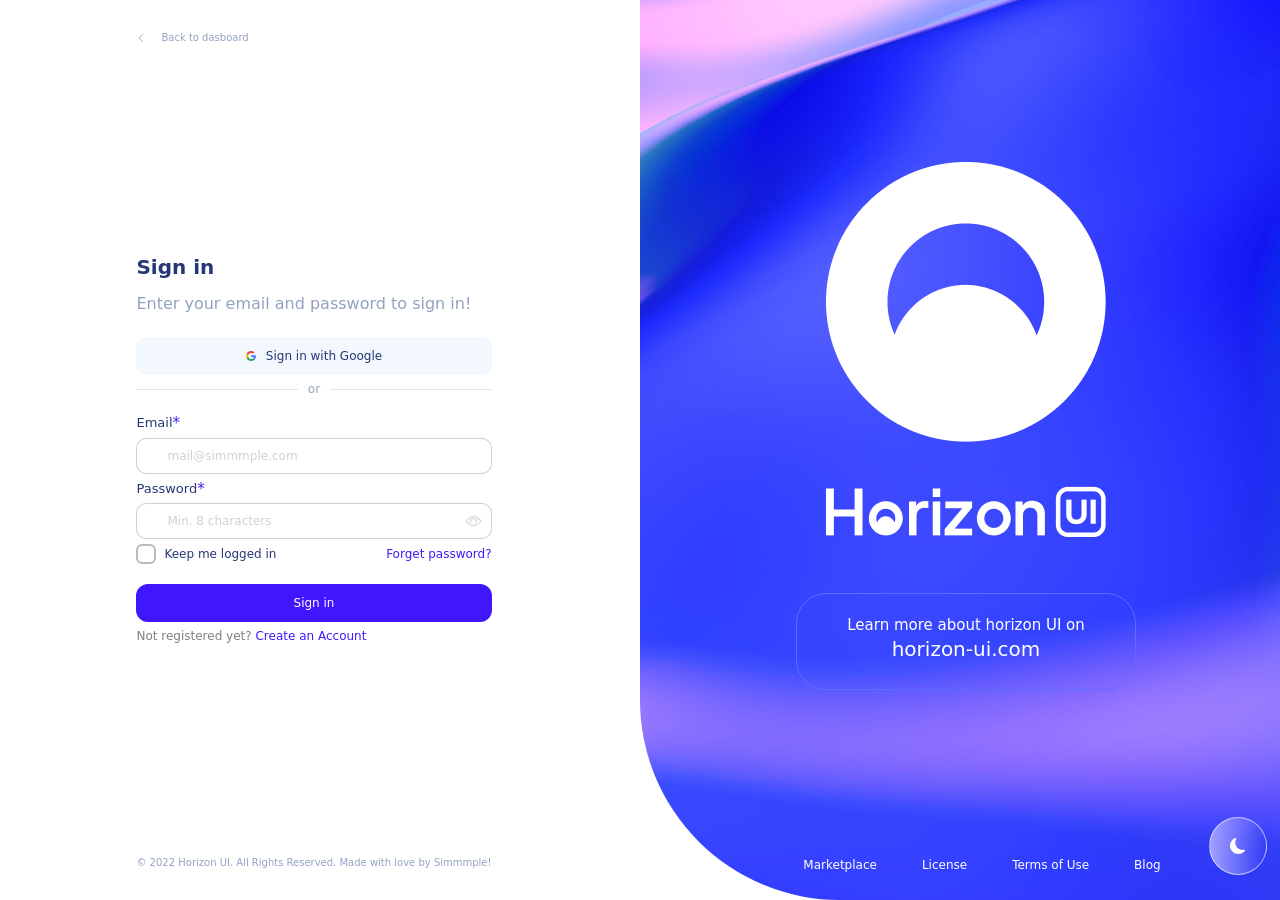
<file: singin.html>
<html>
    <head>
<meta name="viewport" content="width=device-width, initial-scale=1.0">

  <link rel="stylesheet" href="https://cdn.jsdelivr.net/npm/bootstrap-icons@1.11.3/font/bootstrap-icons.min.css" />
 <link href="https://cdn.jsdelivr.net/npm/bootstrap@5.3.3/dist/css/bootstrap.min.css" rel="stylesheet">
  <link rel="stylesheet" href="./index.css">

    </head>



    <body class="signin">
        


<div class="row h-100">
    <div class="col-lg-6 col-12 center" >
        <div class="signincontainer">
            <div class="textgray d-flex align-items-center back"><a href="./index.html"><i class="bi bi-chevron-left"></i> <p class="m-0">Back to dasboard</p></a></div>
            <div class="inputs ">
                <h3>Sign in</h3>
                <p class="textgray" style="font-weight: 500;">Enter your email and password to sign in!</p>
                <button class="google"><img src="./Assets/Google__G__Logo 1.png" alt="">Sign in with Google</button>
                <div class="or textgray">or</div>
                <label for="">Email<sup>*</sup></label>
                <input type="text" placeholder="mail@simmmple.com">
                   <label for="">Password<sup>*</sup></label>
                   <div class="w-100 password">
                <input type="password" placeholder="Min. 8 characters" class="w-100" id="password-input">
                <i class="bi bi-eye" id="togglepassword"></i>
                </div>
                <div class="d-flex align-items-center justify-content-between forgot">
                    <div class="d-flex align-items-center gap-2"><input type="checkbox"> <p class="m-0">Keep me logged in</p></div>
                    <span>Forget password?</span>
                </div>
                <button class="signinbutton center">Sign in</button>
            <div class="create ">Not registered yet? <span>Create an Account</span></div>
            </div>
            <div class="footer textgray center">© 2022 Horizon UI. All Rights Reserved. Made with love by Simmmple!</div>
        </div>
    </div>
    <div class="col-lg-6 d-none d-lg-flex flex-column align-items-center justify-content-center gap-5 position-relative signingrightside" style="background-image: url(./Assets/Background\ 5.4.png); ">
        <div class="center">
        <img src="./Assets/Horizon Logo.png" alt="">
        </div>
        <div class="mt-2 mb-5 text-white d-flex flex-column align-items-center horizon" >
            <p class="m-0">Learn more about horizon UI on</p>
          <h3>  horizon-ui.com</h3>
        </div>
        <div class="foot">
            <ul>
            <li>Marketplace</li>
            <li>License</li>
            <li>Terms of Use</li>
            <li>Blog</li>
        </ul>
    </div>
    <div class="dark "><i class="bi  bi-moon-fill darkbutton"></i></div>
    </div>
</div>



    </body>


<script src="./signin.js"></script>

    <script src="https://cdn.jsdelivr.net/npm/bootstrap@5.3.3/dist/js/bootstrap.bundle.min.js"></script>

<script>
  const savedTheme = localStorage.getItem('theme') || 'light';
  document.documentElement.dataset.theme = savedTheme;
</script>
<!-- myscript -->
 <script src="./index.js"></script>

</html>
</file>
<file: index.css>
:root {
    --bg: #f3f7fe;
    --text: #253774;
    --bgcomponent: white;
        --bgnotification: white;

    --bid: #4017fd;
    --gray: #93a1c1;
    --maintext: #253774;
    --sidebarbg: #ffffff;
    --sidebarliopacity: 0.5;
    --liactiveicon: #4318ff;
    --liactiveborder: 3px solid #4017fd;
    --indicatorcolor: #4017fd;
    --horizontalborder: 3px solid white;
    --bidbuttonbg: #0b0479;
        --viewbuttonbg: #4218ff11;

    --buttonbg: #f2f6fd;
    --rating: #edf4fb;
    --staticon: #f3f7fe;
    --thismonthcolor: #a3aed0;
    --ptext: #2b3674;
    --darkpurple: #0b0479;
    --transparent: transparent;
    --secondarybg: #f9fcfe;
    --bs-table-bg: white;
    --bs-body-bg: white;
    --thead-border-bottom: 1px solid #e0e0e0;
    --checkbox-border: solid white;
    --secondary-hover: #f1f9fe;
    --switchbg: #dee5f2;
    --create: white;
    --inputs-border: 1px solid #0000002f;
    --inputs-title: #0000002f;
    --calendarinbetweenbg: #d7e3ff;
    --activecalendarday: #4318ff;
    --blackwhitetext: black;
    --selectbg: #f4f7fe;
    --selectarrow: solid #66666671;
    --selectarrowactive: solid #4318ff;
    --selectmenuborder: 1px solid #dcdee2;
    --selectoption: #666666;
    --disabledoption: white;
    --notificationinactivetab : rgba(0, 0, 0, 0.275);
    --notificationbarborderbtm: 1px solid rgba(0, 0, 0, 0.122);
    --notificationbody: #545454;
}

[data-theme="dark"] {
    --bg: #061437;
    --text: #eee;
    --bgcomponent: #0a1c44;
            --bgnotification: #162c5c;

    --bs-body-bg: #0a1c44;
    --bs-table-bg: #0a1c44;
    --bid: white;
    --gray: #9faed0;
    --maintext: white;
    --sidebarbg: #0a1c44;
    --sidebarliopacity: 1;
    --liactiveicon: white;
    --liactiveborder: 3px solid #7850fd;
    --horizontalborder: 3px solid #0a1c44;
    --indicatorcolor: #7850fd;
    --bidbuttonbg: #7850fd;
            --viewbuttonbg: #7850fd;

    --buttonbg: #7850fd;
    --rating: #223256;
    --staticon: #16254b;
    --thismonthcolor: white;
    --ptext: white;
    --darkpurple: white;
    --transparent: #16254b;
    --secondarybg: #16254b;
    --thead-border-bottom: 1px solid #253357;
    --checkbox-border: solid #061437;
    --secondary-hover: #111e40;
    --switchbg: #16254b;
    --create: #dee5f2;
    --inputs-border: 1px solid #1f2b4b;
    --inputs-title: #9faed0;
    --calendarinbetweenbg: #1b254b;
    --activecalendarday: #7551ff;
    --blackwhitetext: white;
    --selectbg: #1b254b;
    --selectarrow: solid white;
    --selectarrowactive: solid white;
    --selectmenuborder: 1px solid #223256;
    --selectoption: white;
    --disabledoption: #172038;
    --notificationinactivetab : rgba(165, 165, 165, 0.686);
    --notificationbarborderbtm: 1px solid rgba(255, 255, 255, 0.345);
    --notificationbody: #ffffff;
}
.notificationname{
    color: var(--maintext) !important;
}
ul {
    list-style: none;
}

.ss-content .ss-list .ss-option.ss-disabled {
    background-color: var(--disabledoption);
    color: gray;
}

/* Remove Edge/Chrome built-in reveal icon */
input[type="password"]::-ms-reveal,
input[type="password"]::-ms-clear {
    display: none;
}

/* For WebKit browsers (Chrome, Safari, Edge Chromium) */
input[type="password"]::-webkit-password-toggle-button,
input[type="password"]::-webkit-inner-spin-button,
input[type="password"]::-webkit-clear-button {
    display: none;
    -webkit-appearance: none;
}



.password {
    position: relative;
}

.password i {
    position: absolute;
    right: 10px;
    top: 50%;
    transform: translateY(-50%);
    color: var(--inputs-title);
}

div.dt-container.dt-empty-footer tbody>tr:last-child>* {
    border-bottom: none;
}

a,
a:focus,
a:visited {
    color: inherit;
    text-decoration: none;
}

#Dashboard {
    max-height: 150px;
    max-width: 75%;
    height: 250px !important;
    overflow: visible !important;
}

#weeklyRevenue {
    max-height: 150px;
}
.tables td p{
display: flex;
align-items: end;
height: 100%;
white-space: nowrap;
}
#myPieChart {
    max-height: 180px;
}

.calendar.center {
    padding: 20px !important;
}

.calendar select {
    font-weight: bold;
    border: 0;
    -webkit-appearance: none;
    /* Safari/Chrome */
    -moz-appearance: none;
    /* Firefox */
    appearance: none;
    color: #2b3674;
    border: none;

}

.ss-main .ss-single-selected .ss-arrow span {
    border: var(--selectarrow);
    border-width: 0 2px 2px 0;
}

.ss-main .ss-single-selected {
    border-radius: 50px;
    border: none;
    padding: 20px 20px;
    display: flex;
    align-items: center;
    gap: 5px;
    background-color: var(--bgcomponent);
}

.ss-main .ss-single-selected.ss-open-below {
    background-color: var(--selectbg);
    border-radius: 50px;
    color: #4318ff !important;
}

.ss-main .ss-single-selected.ss-open-below .placeholder {
    color: var(--liactiveicon);
}

.ss-main .ss-single-selected.ss-open-below .ss-arrow span {
    border: var(--selectarrowactive);
    border-width: 0 2px 2px 0;
}

.ss-content {
    border-radius: 8px;
    overflow: hidden;
    border: var(--selectmenuborder);
}

.datepicker td,
.datepicker th {
    border-radius: 100%;
}

.ss-list {
    overflow: auto;
    /* or scroll */
    scrollbar-width: none;
    /* Firefox */
    -ms-overflow-style: none;
    /* IE 10+ */
    padding: 8px 0;
}

.calendar .selectwrapper {
    border: 0;
    padding: 10px;
    border-radius: 50px;
}

.calendar select:focus {
    background-color: inherit;
    outline: none;
    border: none;
}

.calendar option,
.calendar select:focus option {
    border: none;
    outline: none;
    width: 100%;
    padding: 10px;
}

#calendar {
    width: 100%;
    height: 100%;
    display: flex;
    align-items: center;
    justify-content: center;
}

.yearform-select-lg {
    padding: 0 10px;
    font-size: 12px;
}

.monthform-select-lg {
    padding: 0 35px 0 10px;
    font-size: 12px;
}

.datepicker table tr td.new,
.datepicker table tr td.old {
    color: #a3aed0;
}

#calendar thead> :nth-child(-n+2) {
    display: none;
}

#calendar table {
    color: #2b3674;

}

td.active {
    position: relative;
    z-index: 2;
    /* above ::before */
    background-image: none !important;
    border-radius: 100% !important;
    background-color: var(--activecalendarday) !important;
}


td.active.start {
    border-radius: 100% 0px 0 100% !important;
    background-color: var(--calendarinbetweenbg) !important;
}

td.active.end,
td.active.end:hover {
    border-radius: 0 100% 100% 0 !important;
    background-color: var(--calendarinbetweenbg) !important;
}

.datepicker tbody td:hover {
    background-color: var(--calendarinbetweenbg) !important;
}

.day p {
    margin: 0;
}

.datepicker thead th {
    color: var(--ptext);
}

.datepicker table tr td.today {
    background-image: none !important;
    background-color: var(--calendarinbetweenbg) !important;
    color: var(--blackwhitetext) !important;

}

.datepicker table tr td.today:hover {
    background-color: var(--calendarinbetweenbg) !important;
    color: var(--blackwhitetext) !important;
}

.inbetween {
    color: var(--liactiveicon);
    background-color: var(--calendarinbetweenbg);
    border-radius: 0 !important;
}

.datepicker table tr td.today.inbetween:hover {
    background-color: var(--calendarinbetweenbg) !important;
}

.datepicker table tr td.today.inbetween {
    color: var(--liactiveicon) !important;
}

.datepicker table tr td.active:hover {
    background-color: var(--activecalendarday) !important;
}

.datepicker table tr td.active.start:hover,
.datepicker table tr td.active.end:hover {
    background-color: var(--calendarinbetweenbg) !important;
}

td.active p {
    width: 100%;
    height: 100%;
    display: flex;
    align-items: center;
    justify-content: center;
    z-index: -1;
    border-radius: 100%;
    height: 100%;
    width: auto;
    background-color: var(--activecalendarday);
}

#calendar .datepicker {
    width: 100%;
    max-width: 300px;
    aspect-ratio: 1/1;
}

.datepicker-days,
.table-condensed {
    height: 100%;
}

.piechart .label {
    width: 10px;
    height: 10px;
    border-radius: 50%;
}

.datepicker th {
    aspect-ratio: 1/1;
    width: 30px;
}

.center {
    display: flex;
    align-items: center;
    justify-content: center;
}

table {
    background-color: var(--bgcomponent);
}

.table {
    --bs---bs-table-bg: #0a1c44;
}

.calendar form {
    margin: 0;
}

.graphcontainer,
.Revenue,
.piechart,
.checktable,
.taskscontainer,
.teamembers,
.fingerprint,
.starbucks,
.lession,
.calendar,
.dailytraffic {
    background-color: var(--bgcomponent);
    padding: 20px;
    display: flex;
    flex-direction: column;
    border-radius: 15px;
    height: 100%;
}
.ExpandedChat .head button{
    height: 100%;
    border: none;
    background-color: inherit;
    padding: 10px;
}
.profilecomponent {
    background-color: var(--bgcomponent);
    border-radius: 15px;
    padding: 20px;
    display: flex;
    flex-direction: column;
    align-items: center;
    height: 100%;
}

.secondrow .profilecomponent {

    height: 100%;
    gap: 20px;
}
#closeexpandedchat{
    padding: 0;
}
.profilecomponent h4 {
    font-weight: bold;
    font-size: 18px;
    margin: 0;
}

.profilecomponent p {
    font-weight: 500;
    color: #9faed0;
    font-size: 12px;
    white-space: wrap;
    margin: 0;
}

.profilecomponent .info p,
.profilecomponent .info h6 {
    margin: 0;
}

.profilecomponent .info {
    box-shadow: 0 4px 20px rgba(0, 0, 0, 0.074);
    padding: 25px;
    border-radius: 15px;
    margin-bottom: 15px;
    background-color: var(--transparent);
}

.notificationoption {
    width: 100%;
    display: flex;
    align-items: center;
    gap: 10px;
    font-size: 14px;
    font-weight: 500;
}

.switch {
    width: 33px;
    height: 18px;
    background-color: var(--switchbg);
    border-radius: 50px;
    display: flex;
    padding: 2px;
    align-items: center;
    justify-content: end;
    position: relative;
    cursor: pointer;
    transition: 0.2s ease all;
}

.switch.active {
    background-color: var(--indicatorcolor);
}

.switch.active .swtichindicator {
    left: 45%;
}

.swtichindicator {
    position: absolute;
    height: 80%;
    left: 3px;
    top: 9.5%;
    aspect-ratio: 1/1;
    border-radius: 50px;
    background-color: white;
    transition: 0.2s ease all;
}

.profilecomponent .head i {
    padding: 10px;
    background-color: var(--staticon);
    color: var(--bid);
    border-radius: 10px;
}

.profilecomponent .body i {
    display: flex;
    align-items: center;
    justify-content: center;
    padding: 20px;
    background-color: var(--staticon);
    color: var(--bid);
    border-radius: 50%;
    font-size: 40px;
}

.uploadimageinputcontainer {
    position: relative;
    display: flex;
    height: 100%;
    align-items: center;
    justify-content: center;
    flex-direction: column;
    color: var(--bid);
    font-weight: bold;
    background-color: var(--secondarybg);
    border: dashed 1px #e1e8f4;
    padding: 50px;
    border-radius: 15px;
    cursor: pointer;
    transition: 0.3s ease all;
}

.uploadimageinputcontainer:hover {
    background-color: var(--secondary-hover);
}

.uploadimageinputcontainer i {
    font-size: 50px;
}

.uploadimageinputcontainer input,
.uploadimageinputcontainer label {
    position: absolute;
    width: 100%;
    height: 100%;
    display: flex;
    align-items: center;
    justify-content: center;
    cursor: pointer;
}

.tables table tbody tr:last-child td {
    padding-bottom: 20px !important;
}

.uploadimageinputcontainer h3 {
    font-size: 20px;
}

.table {
    background-color: var(--bgcomponent);
}

.lession {
    padding: 0;
}

.lession .header {
    padding: 20px;
}

.lession .header i {
    color: #ff5142;
    background-color: #ff524229;
    padding: 10px;
    border-radius: 15px;
    font-size: 22px;
}

.lession p,
.lession h5 {
    margin: 0;
}

.lession p {
    font-size: 12px;
    font-weight: 500;
}

.lession h5 {
    font-size: 18px;
    font-weight: bold;
}

.lession .body {
    background-color: var(--secondarybg);
    padding: 20px;
}

.starbucks {
    position: relative;
}

.starbucks .iconcontainer {
    padding: 15px;
    position: absolute;
    top: 30px;
    right: 30px;
    font-size: 20px;
    background: rgba(255, 255, 255, 0.182);
    /* semi-transparent white */
    backdrop-filter: blur(5px) saturate(100%);
    -webkit-backdrop-filter: blur(5px) saturate(1000%);
    border-radius: 15px;
    color: white;
}

.starbucks .logocontainer {
    margin-top: -35px;
}

.starbucks .logocontainer h5 {
    font-size: 25px;
    font-weight: bold;
}

.starbucks .logocontainer p {
    font-size: 15px;
    font-weight: 500;
}

.fingerprint {
    padding: 30px;
    display: flex;
    flex-direction: column;
    justify-content: space-between;
    align-items: start;
    text-align: left;
}

.fingerprint p {
    font-size: 12px;
    font-weight: 500;
}

.fingerprint button {
    background-color: #4017fd;
    color: white;
    border: none;
    padding: 15px;
    border-radius: 15px;
    transition: 0.3s ease all;
    width: 100%;
}

.fingerprint button:hover {
    background-color: #6b4cf7;

}

.fingerprint img {
    max-width: 100px;
}

.Revenue {
    display: flex;
    flex-direction: column;
    justify-content: space-between;
}

.Revenue p {
    font-size: 12px;
    margin: 0;
}

.Revenue sub {
    margin-bottom: 17px;
    font-size: 12px;
    font-weight: 500;
}
.section.Chats{
    max-width: calc(100vw - 250px);
}
.Revenue h1 {
    margin: 0;
}

.dailytraffic span {
    font-size: 12px;
    color: #05cd99;
}

.piechart .textgray {
    font-size: 12px;
    font-weight: 500;
}

.piechart i {
    font-size: 10px;
}

.dailytraffic .d-flex .textgray {
    bottom: 1rem;
}

.headericon {
    display: flex;
    align-items: center;
    justify-content: center;
    color: var(--liactiveicon);
    background-color: var(--staticon);
    padding: 0 15px;
    height: 40px;
    width: 40px;
    border-radius: 15px;
    cursor: pointer;
}

.lession .body button {
    background-color: #4017fd;
    color: white;
    font-weight: 500;
    border: none;
    padding: 10px 25px;
    border-radius: 15px;
}

.table {
    border-radius: 15px;
    height: 100%;
    margin: 0;
    display: flex;
    flex-direction: column;
}

.table .header {
    padding: 20px 15px 0 25px;
    display: flex;
    align-items: center;
    justify-content: space-between;
}

span.dt-column-order {
    display: none;
}

table.dataTable thead>tr>th.dt-orderable-asc:hover,
table.dataTable thead>tr>th.dt-orderable-desc:hover,
table.dataTable thead>tr>td.dt-orderable-asc:hover,
table.dataTable thead>tr>td.dt-orderable-desc:hover {
    outline: none;
}
.swiper-slide{
    width: auto !important;
}
.dt-orderable-desc i {
    transition: 0.2s ease all;
    opacity: 0.1;
}

.dt-ordering-asc i {
    opacity: 1;
}

.dt-ordering-desc i {
    opacity: 1;
    transform: rotate(180deg);
}

.dt-column-title {
    display: flex;
    align-items: center;
    justify-content: space-between;
    width: 100%;
}

.tables tbody tr td {
    padding-left: 20px;

}

.table .body {
    display: flex;
    flex-direction: column;
    padding-bottom: 15px;
    gap: 15px;
    justify-content: space-between;
    flex-grow: 1;
}

.tablerow {
    display: flex;
    width: 100%;
    justify-content: space-between;
    padding: 0px 20px;
}

.sortable {
    height: 100%;
    background-color: var(--bgcomponent);
}

.statusicon {
    color: var(--bg) !important;
    border-radius: 50px;
    aspect-ratio: 1/1;
    width: 25px;
    height: 25px;
    display: flex;
    align-items: center;
    justify-content: center;
}

.tablerow div p {
    width: 20%;
    margin: 0;
}

.tablerow .rating {
    width: 60%;
}

.tablerow i {
    color: #dee5f2;
}

#monthselector {
    display: flex;
    align-items: center;
    justify-content: center;
    background-color: var(--staticon);
    color: var(--thismonthcolor) !important;
    padding: 10px 12px 10px 15px;
    height: 40px;
    border-radius: 15px;
    margin: 0;
    font-size: 14px;
    gap: 10px;
    border: 0;
}

.graphcontainer .header p i {
    background-color: var(--staticon);
    color: var(--thismonthcolor);
    padding: 0;
}

#monthcalendar {
    position: absolute;
    background-color: var(--secondarybg);
    z-index: 10;
    border: 1px solid rgba(0, 0, 0, 0.116);
}

#monthcalendar button {
    background-color: inherit;
    color: var(--maintext);
}

#monthcalendar .vanilla-calendar-wrapper button {
    background-color: var(--bgcomponent);
}

#monthcalendar .vanilla-calendar-wrapper button:hover {
    background-color: var(--bg);
}

.titles {
    color: #a3aed0;
    font-weight: 500;
    font-size: 14px;
}

.table-responsive {
    width: 100%;
    height: 100%;
    overflow: inherit;
}

#complextable_wrapper {
    height: 100%;
}

.dashboard tbody {
    margin-top: 20px;
}

.ss-content .ss-list {
    background-color: var(--secondarybg);
}

.ss-content .ss-list .ss-option {
    border-radius: 5px;
    margin: 0 5px;
    color: var(--selectoption);
}

.Dashboard .checktablee tbody tr:first-child td {
    padding-top: 30px;
}

.dashboard tbody,
.dashboard td,
.dashboard tfoot,
.dashboard th,
.dashboard thead,
.dashboard tr {
    margin-bottom: 15px;
}

.dashboard tbody {
    margin-top: 15px;
}

tbody {
    border: none;
}

table {
    width: 100%;
}

.table {
    overflow: hidden;
}

.logcontainer {
    display: flex;
    flex-direction: column;
    padding: 20px;
    background-color: var(--bgcomponent);
    border-radius: 15px;
    gap: 40px;
}
  .notificationview i{
        display: none;
    }
.logcontainer .header {
    display: flex;
    align-items: center;
    width: 100%;
    justify-content: space-between;
}

.table .header h4 {
    font-weight: 700;
    color: var(--text);
}

.checkitem {
    color: var(--ptext);
    display: flex;
    align-items: center;
    gap: 5px;
}

#myList {
    height: 100%;
    gap: 20px;
    justify-content: space-between;
}

.logcontainer .body {
    display: flex;
    flex-direction: column;
    gap: 20px;
}

.logcontainer .component {
    box-shadow: 0 4px 40px rgba(0, 0, 0, 0.085);
    padding: 40px 40px 30px 40px;
    border-radius: 15px;
    display: flex;
    flex-direction: column;
    gap: 20px;
    background-color: var(--transparent);
}

.logcontainer .component .head,
.logcontainer .component .foot {
    display: flex;
    align-items: center;
    justify-content: space-between;
}

.logcontainer .component .head i {
    color: rgba(128, 128, 128, 0.587);
    cursor: pointer;
}

.signingrightside {
    border-radius: 0 0px 0px 300px;
    background-size: cover;
}

.logcontainer p {
    overflow: inherit;
    white-space: wrap;
    font-size: 14px;
    color: #9faed0;
    margin: 0;
}

.logcontainer .body h6 {
    margin: 0;
}

.logcontainer .component .status {
    border: 0;
    padding: 8px 30px;
    border-radius: 15px;
    font-size: 12px;
    font-weight: 500;
}

.profilecomponent .status {
    border: 0;
    padding: 10px 20px;
    border-radius: 15px;
    background-color: var(--indicatorcolor);
    color: white;
}

.profilecomponent .project {
    box-shadow: 0 4px 40px rgba(0, 0, 0, 0.085);
    display: flex;
    align-items: center;
    padding: 15px 30px;
    background-color: white;
    border-radius: 15px;
    background-color: var(--transparent);
}

.profilecomponent .project i {
    color: #8b9bba;
    display: flex;
    align-items: center;
    justify-content: center;
    font-size: 12px;
}

.profilecomponent .project img {
    max-width: 20%;
}

.profilecomponent .project .body {
    padding: 10px;
}

.profilecomponent .project .body p {
    font-size: 10px;
    margin: 0;
}

.profilecomponent .project .body p span {
    color: var(--bid);
    text-decoration: underline;
    cursor: pointer;
}

.profilecomponent .project .body h6 {
    font-size: 12px;
    margin: 0;
}

.checkitem p {
    margin: 0;
}

.tasks p {
    color: var(--darkpurple);
    margin: 0;
}

.tasks div {
    justify-content: center;
}

.checktable .rating {
    width: 80%;
}

.tasks .status {
    display: flex;
    align-items: center;
    gap: 5px;

}

.tasks .status i {
    display: flex;
    align-items: center;
    justify-content: center;
    /* color: white; */
    width: 20px;
    height: 20px;
    border-radius: 50px;
}

.checkitem {
    display: flex;
    align-items: center;
    gap: 10px;
    cursor: pointer;
    font-weight: 600;
}

.checkitem input[type="checkbox"],
.inputs input[type="checkbox"] {
    appearance: none;
    width: 20px;
    height: 20px;
    border: 2px solid #bbb;
    border-radius: 6px;
    transition: all 0.25s ease;
    cursor: pointer;
    position: relative;
    padding: 0 !important;
}

.checkitem input[type="checkbox"]:checked,
.inputs input[type="checkbox"]:checked {
    border-color: #4318ff;
    background-color: #4318ff;
}

.checkitem input[type="checkbox"]:checked::after,
.inputs input[type="checkbox"]:checked::after {
    content: "";
    position: absolute;
    top: 3px;
    left: 6px;
    width: 5px;
    height: 10px;
    border: solid white;
    border-width: 0 2px 2px 0;
    transform: rotate(45deg);
}

.checkitem input[type="checkbox"]:hover,
.inputs input[type="checkbox"]:hover {
    border-color: #666;
}







table input[type="checkbox"] {
    appearance: none;
    width: 20px;
    height: 20px;
    border: 2px solid #bbb;
    border-radius: 3px;
    margin-right: 5px;
    transition: all 0.25s ease;
    cursor: pointer;
    position: relative;
    padding: 0 !important;
}

table input[type="checkbox"]:checked {
    border-color: transparent;
    background-color: var(--indicatorcolor);

}

table input[type="checkbox"]:checked::after {
    content: "";
    position: absolute;
    top: 3px;
    left: 6px;
    width: 5px;
    height: 10px;
    border: var(--checkbox-border);
    border-width: 0 2px 2px 0;
    transform: rotate(45deg);

}

table input[type="checkbox"]:hover,
table input[type="checkbox"]:focus {
    border-color: none;

}







#color-calendar {
    width: 100%;
    height: 100%;
}

.setting {
    position: relative;
}

.setting i,
#notificationtoggle {
    position: relative;
    cursor: pointer;
}

#notificationtoggle,
.notificationtoggle {
    position: relative;
}

.notificationcount {
    position: absolute;
    top: -5px;
    right: -5px;
    padding: 2px;
    background-color: red;
    font-size: 10px;
    aspect-ratio: 1/1;
    width: 12px;
    height: 12px;
    display: flex;
    align-items: center;
    justify-content: center;
    border-radius: 50px;
}
.dropdown-menu.dropdown-menu-end.show{
color: var(--maintext);
background-color: var(--secondarybg);
}
.settingmenu {
    position: absolute;
    right: 15px;
    white-space: nowrap;
    display: flex;
    flex-direction: column;
    justify-content: center;
    top: 100%;
    user-select: none;
    z-index: 2;
    opacity: 0;
    transform: translateY(-15px);
    transition: 0.3s ease all;
    pointer-events: none;

}

.settingmenu.active {
    opacity: 1;
    transform: translateY(0);
    pointer-events: all;
}

.settingmenu ul {
    box-shadow: 0 4px 20px rgba(0, 0, 0, 0.168);
    padding: 0;
    margin: 0;
    padding: 10px;
    z-index: 2;
    border-radius: 15px;
    border: 1px solid rgba(0, 0, 0, 0.192);
    overflow: hidden;
    background-color: var(--staticon);
}

.settingmenu li {
    opacity: 1;
    color: var(--text);
    font-size: 14px;
    font-weight: 500;
    padding: 3px 10;
    border-radius: 5px;
}

.settingmenu li:hover {
    background-color: var(--bg);
}

.checkitem p {
    margin: 0;
    font-size: 15px;
}

.taskscontainer .checkitem input+p {
    color: var(--ptext);
    opacity: var(--sidebarliopacity);
}

.taskscontainer .checkitem input:checked+p { 
    color: var(--ptext);
    opacity: 1;
    font-weight: bold;
}

.graphcontainer .body p {
    color: #a3aed0 !important;
    font-size: 12px;
    margin: 0;
}

.graphcontainer .body span {
    color: #05cd99;
    font-size: 10px;
    margin: 0;
    font-weight: 500;
}


body {
    background-color: var(--bg);
}

.sidebar {
    padding: 0 0 20px 0;
    background-color: var(--sidebarbg);
    height: 100%;
    align-items: center;
    display: flex;
    flex-direction: column;
    position: fixed;
    width: 250px;
    justify-content: space-between;
}

.sidebarcontainer {
    min-width: 250px;
}

.grayline {
    width: 100%;
    height: 1px;
    border-bottom: 1px solid rgba(128, 128, 128, 0.134);
}

.sidebar .imgcontainer {
    max-width: 80%;
    padding: 35px 25px 35px 25px;
    display: flex;
    align-items: center;
    justify-content: center;
}

.sidebar .imgcontainer img {
    width: 100%;
    height: auto;
}

.sidebar ul {
    list-style: none;
    padding: 30px 0 30px 30px;
    font-weight: 500;
    display: flex;
    flex-direction: column;
    font-size: 13px;
    width: 100%;
}

.sidebar ul li {
    padding: 10px 0;
}

.lession .body {
    gap: 10px;
    border-radius: 0px 0 15px 15px;
}

.notificationbarcontainer {
    box-shadow: 0 4px 20px rgba(0, 0, 0, 0.075);
z-index: 300;
    position: fixed;
    right: 0;
    width: 100vw;
    height: 100vh;
    border-radius: 0px;
    opacity: 0;
    background-color: rgba(0, 0, 0, 0.198);
    border: var(--thead-border-bottom);
    pointer-events: none;
}

.notificationbarcontainer.active {
    pointer-events: all;
    opacity: 1;
    z-index: 300;

}
.notificationbar,.notificationlist {
    z-index: 300;
}
.notificationbar {
    box-shadow: 0 4px 20px rgba(0, 0, 0, 0.075);

    position: fixed;
    z-index: 50;
    right: 0;
    width: 500px;
    height: 98vh;
    border-radius: 10px;
    transform: translateX(110%) translateY(1vh);
    background-color: var(--secondarybg);
    transition: 0.5s ease all;
    border: var(--thead-border-bottom);
}

.notificationbarcontainer.active .notificationbar {
    transform: translateX(-10px) translateY(1vh);
}

.notificationlist .head {
    display: flex;
    align-items: center;
    justify-content: space-between;
    color: var(--text);
    padding: 25px 30px 15px 30px;
    border-bottom: var(--notificationbarborderbtm);
    box-shadow: 0 4px 20px rgba(0, 0, 0, 0.056);

}

.notificationlist .body {
    display: flex;
    flex-direction: column;
    padding: 0px 30px 25px 30px;
    overflow-y: auto;
    -ms-overflow-style: none;
    /* IE and old Edge */
    scrollbar-width: none;
}

.Dashboard .checktablee tbody tr td:first-child {
    white-space: pre;
    padding-left: 30px;
}

.searchcontainer ul {
    display: flex;
    margin: 0;
    padding: 0;
    align-items: center;
}

.searchcontainer ul li {
    opacity: 1;
    height: 36px;
    display: flex;
    align-items: center;
    justify-content: center;
}

.searchcontainer ul li a {
    padding: 8px;
    border-radius: 50px;
    display: flex;
    align-items: center;
    justify-content: center;
    transition: 0.3s ease all;
}

.searchcontainer ul li a:hover {
    background-color: var(--bg);

}
.ExpandedChat .head .bi-arrow-left{
    display: none;
}
.notificationlist {
    display: flex;
    flex-direction: column;
    margin-bottom: 20px;
    height: 100%;
    z-index: 500;
}

.notificationlist p {
    margin: 0;
}

.notificationlist .head p {
color: var(--maintext);
    font-weight: 500;
}

.notificationhead p {
font-size: 12px !important;
}
.notificationstate.approved{
    color: #05cd99 !important;
}
.notification {
    display: flex;
    width: 100%;
    align-items: center;
    justify-content: space-between;
    padding: 10px;
    border-radius: 10px;
    transition: all 0.3s ease;
    opacity: 1;
    transform: translateY(0);
    height: auto;
    color: var(--text);
    margin-top: 15px;
    flex-direction: column;
    transition: 0.3 ease all;
}
.notification.open{
        padding: 12px;
    box-shadow: 0 4px 20px rgba(0, 0, 0, 0.079);
}
.notification.open .notificationview{
        background-color: var(--viewbuttonbg);

}
.notificationbody{
    padding: 10px 0 0 15px;
    font-size: 14px;
    text-align: left;
    font-weight: 500;
    width: 100%;
    color: var(--notificationbody);
        margin-top: 0px;
transition: .5s ease all;
max-height: 40px;
    border: 1px solid rgba(0, 0, 0, 0);

}
.notificationbody p{
    text-overflow: ellipsis;
max-height: 100%;
max-width: 100%;
white-space: nowrap;
overflow: hidden;
}
 .notificationbody.open{
    background-color: var(--bgnotification);
    padding: 15px 10px 15px 15px;
    border: var(--notificationbarborderbtm);
    border-radius: 5px;
    margin-top: 10px;
        margin-left: 0px;
max-height: 100vh;
}
.notificationtabs ul{
    margin: 0;
    padding: 0 0 0 30px;
}
.notificationtabs{
    border-bottom: var(--notificationbarborderbtm);
}
.notificationtabs ul li{ 
    padding: 15px;
    color: var(--notificationinactivetab);
    cursor: pointer;
    font-weight: 500;

}
.notificationtabs ul li.active{
    color: var(--maintext);
    cursor: pointer;
        border-bottom: 1px solid rgb(0, 121, 227);
}
 .notificationbody.open p{
  text-overflow: ellipsis;
max-height: 100%;
max-width: 100%;
white-space: wrap;
overflow: hidden;
}
.notificationhead{
    display: flex;
    justify-content: space-between;
    align-items: center;
    width: 100%;
}
.notificationhead h6{
    font-weight: bold !important;
}
.notificationhead img,.headcontent i{
    width: 30px;
    height: 30px;
    border-radius: 50px;
    display: flex;
    align-items: center;
    justify-content: center;
    color: rgb(0, 121, 227);
        background-color: #4218ff11;
}
.notificationview{
    color: var(--bid); 
    padding: 5px 25px;
    border-radius: 5px;
    cursor: pointer; 
    font-size: 12px;
    transition: 0.5s ease all;
}
.notification.hiding {
    opacity: 0;
    transform: translateY(-20px);

    overflow: hidden;
}

.notification .stat {
    background-color: var(--bgcomponent);
    padding: 5px;
    border-radius: 10px;
}

.notification .bi-x-lg,
.notificationbarcontainer .close {
    cursor: pointer;
}


.notification div h6{
 margin: 0;
    font-size: 13px;
}
.notificationhead .headcontent{
gap: 10px;
display: flex;
}
.notificationhead .headcontent p{
color: #c6c8c7;
font-size: 10px;
}

.sidebar li {
    cursor: pointer;
}

.sidebar li a {
    display: flex;
    align-items: center;
    gap: 15px;
    opacity: var(--sidebarliopacity);
    cursor: pointer;
}

.teamembers .members {
    margin-top: 25px;
    display: flex;
    flex-direction: column;
    align-items: center;
    justify-content: space-between;
}

.sidebar ul .active a {
    opacity: 1;
    font-weight: 600;
    border-right: var(--liactiveborder);
}

.sidebar .active i {

    color: var(--liactiveicon);
}

.colormain {
    color: var(--maintext);
}

.section {
    display: none;
}
#content{
    width: 100%;
}
.section.active {
    display: flex;
    flex-direction: column;
}

.section {
    padding: 20px;
    width: 100%;
}
.Chats {

}
.section .sectionhead {
    width: 100%;
    justify-content: space-between;
    align-items: center;
}

table.dataTable thead>tr>td div.dt-column-header span.dt-column-title {
    flex-grow: inherit;
}

.sectiontitle h4 {
    font-size: 30px;
}

table.dataTable td.dt-type-numeric div.dt-column-header {
    flex-direction: row !important;
}

table.dataTable td.dt-type-numeric {
    text-align: left;
}

.getpro {
    cursor: pointer;
    max-width: 100%;
}

.section .sectionhead p,
.section .sectionhead h1 {
    margin: 0;
}

.section .sectionhead p {
    font-size: 13px;
}

.searchcontainer {
    background-color: var(--bgcomponent);
    padding: 5px 15px;
    border-radius: 50px;
    display: flex;
    align-items: center;
    gap: 5px;
}

.searchcontainer img {
    max-height: 25px;
}

.sectionhead .inputcontainer input {
    border: none;
    background-color: var(--bg);
    height: 25px;
}
.searchmobilecontainer{
    display: none;
}
.inputcontainer input:active,
.inputcontainer input:focus {
    outline: none;
}

.inputcontainer {
    background-color: var(--bg);
    font-size: 12px;
    padding: 5px 15px;
    border-radius: 50px;
    display: flex;
    align-items: center;
    gap: 5px;
}

.balancecontainer {
    background-color: var(--bg);
    padding: 5px 10px;
    border-radius: 50px;
    display: flex;
    align-items: center;
    font-size: 13px;
    font-weight: 500;
    gap: 5px;
}

.nftmarketbannercontent {
    padding: 45px;
    height: 100%;
    max-height: 100%;
    color: white;
    display: flex;
    flex-direction: column;
    justify-content: space-between;
}

.nftmarketbannercontent h4 {
    font-size: clamp(14px, 2vw + 10px, 25px);
}

.nftmarketbannercontent p {
    overflow: inherit;
}

.starbucks .imgcontainer img {
    max-width: 100%;
    min-width: 100%;
}

.mobilesidebbar {
    display: none;
}

.clickable {
    position: relative;
}

.nftmarketbannercontent .buttoncontainer {
    font-size: 13px;
}

.nftmarketbannercontent .buttoncontainer button {
    border: none;
    background-color: inherit;
    font-weight: 500;
    padding: 13px 20px;
}

.buttonwhitebg {
    border-radius: 15px;

}

.filter {
    padding: 5px 15px;
    color: var(--bid);
    font-weight: 400;
    cursor: pointer;
    font-size: 15px;
}

.filter.active {
    background-color: var(--bgcomponent);
    border-radius: 50px;
    padding: 5px 15px;
}

.nftscontainer .nft {
    background-color: var(--bgcomponent);
    padding: 25px 15px;
    border-radius: 18px;
    height: 100%;
    justify-content: center;
    display: flex;
    flex-direction: column;
}

.nftscontainer .nft img {
    max-width: 100%;
    border-radius: 16px;
    min-width: 100%;
}

.nft .bid {
    color: var(--bid) !important;
}

.nftscontainer .nft p {
    margin: 0;
    color: var(--text);
}

.nftscontainer {
    height: 100%;
    gap: 20px;
}

.nftscontainer .nft button {
    border: none;
    background-color: var(--bidbuttonbg);
    color: white;
    padding: 5px 15px;
    font-weight: 500;
    border-radius: 50px;
    font-size: 13px;
}

.History .nft p {
    font-size: 12px;
}

.textgray {
    color: var(--gray) !important;
}

.textgray div {
    color: var(--ptext) !important;

}

.inputs h3 {
    font-size: 28px;
    font-weight: 700;
    color: var(--maintext);
}

.inputs {
    display: flex;
    flex-direction: column;
    gap: 10px;
}

.inputs label {
    color: var(--maintext);
    font-size: 12px;
    font-weight: 500;
}

.inputs label sup {
    color: var(--indicatorcolor);
    font-weight: 500;
    font-size: 15px;
    top: 1px;
}

.inputs input {
    padding: 10px 30px;
    border-radius: 10px;
    border: var(--inputs-border);
    background-color: var(--bgcomponent);
    color: var(--text);
}

.inputs input::placeholder {

    color: var(--inputs-title);
}

.back a {
    gap: 15px;
    display: flex;
    align-items: center;
    transition: 0.3s ease all;
}

.back a:hover {
    gap: 25px;
}

.or {
    display: flex;
    align-items: center;
    gap: 10px;
    font-size: 12px;
    margin: 10px 0;
}

.or::before {
    content: "";
    width: 50%;
    border-bottom: 1px solid #dee5f2;
}

.or::after {
    content: "";
    width: 50%;
    border-bottom: 1px solid #dee5f2;
}

.button {
    color: var(--bid);
    background-color: var(--buttonbg);
    padding: 5px 10px;
    border-radius: 25px;
    font-weight: 500;
}

.google {
    background-color: var(--staticon);
    border: none;
    color: var(--maintext);
    font-weight: 500;
    display: flex;
    align-items: center;
    justify-content: center;
    gap: 10px;
    padding: 10px;
    border-radius: 10px;
    font-size: 12px;
}

.signinbutton {
    background-color: var(--indicatorcolor);
    border: none;
    color: #ffffff;
    display: flex;
    align-items: center;
    justify-content: center;
    gap: 10px;
    padding: 10px;
    font-size: 14px;
    border-radius: 12px;
    margin-top: 15px;
    font-size: 12px;
}

.signin span {
    color: var(--bid);
    font-weight: 500;
    cursor: pointer;
}

.topcreators {
    background-color: var(--bgcomponent);
    border-radius: 15px;
    flex-grow: 1;
    display: flex;
    max-height: 550px;
    flex-direction: column;
}

.topcreators .header {
    padding: 20px 20px 5px 20px;
    display: flex;
    flex-direction: column;
    align-items: center;
    justify-content: space-between;
    gap: 15px;
    box-shadow: 0 4px 40px rgba(0, 0, 0, 0.079);
}

.disabled {
    cursor: not-allowed;
    background-color: red;
}

.topcreators .header p {
    margin-bottom: 5px;
}

.topcreators .body {
    padding: 25px 25px;
    display: flex;
    flex-direction: column;
    gap: 20px;
    justify-content: space-between;
    height: 100%;
    overflow-y: scroll;
    scrollbar-width: none;

}

.draggable {
    user-select: none;
    cursor: inherit;
}

.draggable img {
    user-select: none;
    cursor: pointer;
}

.hidden-ghost {
    opacity: 0 !important;
    visibility: hidden !important;
}

.topcreators .body p {
    color: #9faed0;
    margin: 0;
}

.topcreators .header p {
    color: #9faed0;
    font-weight: 500;
}

.creator {
    display: flex;
    align-items: center;
}

.creatorname {
    width: 50%;
    font-weight: 500;
    color: var(--maintext);
}

.rating {
    height: 10px;
    width: 20%;
    border-radius: 50px;
    background-color: var(--rating);
}

.rating .indicator {
    background-color: var(--indicatorcolor);
    height: 100%;
    border-radius: 50px;
}

.History {
    background-color: var(--bgcomponent);
    border-radius: 15px;
    padding: 20px;
    flex-grow: 1;
    display: flex;
    flex-direction: column;
    gap: 10px;
    height: 100%;
}

.History .body {
    height: 100%;
    justify-content: space-between;
    display: flex;
    flex-direction: column;
}

.History .nft {
    display: flex;
    width: 100%;
    padding: 10px 20px;
    align-items: center;
    justify-content: space-between;
    transition: 0.3s ease all;
}

.History .nft p {
    margin: 0;
    white-space: pre;
}

.history .nft .imgcontainer {
    width: 50%;
}

.history .nft .imgcontainer img {
    min-width: 60px;
    max-width: 60px;

}

.History .nft:hover {
    box-shadow: 0 4px 40px rgba(0, 0, 0, 0.085);
    border-radius: 15px;

}

.member {
    box-shadow: 0 4px 40px rgba(0, 0, 0, 0.085);
    padding: 15px;
    border-radius: 15px;
    width: 100%;
    background-color: var(--transparent);
}

.member p {
    font-weight: 500;
    font-size: 12px;
}

.member h5 {
    font-weight: 500;
    font-size: 15px;
}

.navv {
    display: flex;
    flex-direction: column;
    padding: 10px 0 0 30px;
    width: 100%;
}

footer {
    display: flex;
    width: 100%;
    align-items: center;
    justify-content: space-between;
    margin-top: 20px;
    color: rgb(185, 185, 185);
    font-size: 12px;
    font-weight: 500;
}

footer ul {
    display: flex;
    flex-direction: row;
    width: auto;
    padding: 0;
    margin: 0;
}

.fav {
    position: absolute;
    top: 10px;
    display: flex;
    right: 10px;
    max-width: 20%;
    background-color: white;
    padding: 10px;
    border: 0;
    border-radius: 50px;
    align-items: center;
    justify-content: center;
    transition: 0.3s ease all;
    cursor: pointer;
    color: #7850fd;
}


.rotate::before {
    transform: rotate(180deg);
}

.table thead {
    border-bottom: var(--thead-border-bottom);
}


.tables table tr td:first-child {
    padding-left: 30px;
}

thead td {
    color: #a3aed0;
    font-weight: 500;
    cursor: pointer;
}

#complextable tbody p {
    margin: 0;
    white-space: pre;
}

.Tables tbody p {
    margin: 0;
    width: 40%;
}

.profileicon {
    cursor: pointer;
}

tbody td {
    color: var(--text);
    font-weight: 500;
}

.datepicker tbody td {
    padding: 0 !important;
}

table {
    margin-bottom: 15px;
}

.fav:hover {

    background-color: rgb(255, 184, 184);

}

.fav.active {
    background-color: rgb(255, 104, 104);
    color: white;

}

.nft .avatarscontainer img {
    min-width: inherit;
    min-height: inherit;
    height: 100%;
}

.moreavatars {
    background-color: #dfe6f2;
    border-radius: 100%;
    font-size: 10px;
    justify-content: center;
    width: 32px;
    height: 32px;
    border: var(--horizontalborder);
    color: #4017fd;
    font-weight: bolder;
}

.stat-card {
    background-color: var(--bgcomponent);
    border-radius: 15px;
    padding: 15px;
    display: flex;
    align-items: center;
    gap: 10px;
    height: 100%;
}

.stat-card p {
    color: #a3aed0;
    font-weight: 500;
    margin: 0;
    font-size: 13px;
    white-space: pre-line;
}

.horizon {
    border: 1px solid #5a6efe;
    padding: 20px 100px;
    border-radius: 30px;
}

.stat-card h5 {
    font-weight: 700;
}

.stat-card i {
    color: var(--liactiveicon);
    background-color: var(--staticon);
    padding: 15px;
    font-size: 25px;
    border-radius: 50px;
}

.stat-card.tasks i {
    color: white;
    background: linear-gradient(to right, #4482eb, #04befe);
    padding: 15px;
    font-size: 25px;
    border-radius: 50px;
}

.stat-card span {
    color: #33d6ac;
    font-weight: bolder;
}

.dropdown button {
    border: 0;
    background-color: inherit;
}

.signin {
    overflow-x: hidden;
    background-color: var(--bgcomponent);
}

.signin .foot {
    position: absolute;
    bottom: 40px;
    width: 100%;
    display: flex;
    align-items: center;
    justify-content: center;
}

.forgot {
    font-size: 12px;
    color: var(--maintext);
}

.create {
    font-size: 12px;
    color: gray;
}

.signin .foot ul {
    display: flex;
    gap: 45px;
    color: white;
}

.signin .foot ul li {
    font-size: 12px;
    opacity: 1;
}

.signin .foot ul li:hover {
    text-decoration: underline;
}

.signin .dark {
    color: white;
    background: linear-gradient(to right, #a3a0ff, #d5ccff00);
    border: 1px solid rgba(255, 255, 255, 0.6);
    border-radius: 50px;
    position: absolute;
    bottom: 40px;
    right: 40px;
    cursor: pointer;
    transition: 0.2s ease all;
aspect-ratio: 1/1;
display: flex;
align-items: center;
justify-content: center;
}
.signin .dark .darkbutton{
padding: 20px;
}
.signin .dark:hover {
    background: linear-gradient(to right, #cccaff, #d5ccff34);
}

.signincontainer {
    display: flex;
    justify-content: space-between;
    height: 100%;
    flex-direction: column;
    max-width: 500px;
    padding: 30px 0;
}

.profilecomponent .body {
    gap: 20px;
}

.signincontainer .footer {
    font-size: 11px;
}
.section.Chats{
    padding: 0;
}
.Chats .component{

    width: 100%;
    height: 100%;
    max-height: 100vh;
}
.chatcolborder{
        border-width: 0 1px 0 1px;
    border-style: solid;
    border-color: rgb(223, 223, 223);
}
.chats-searchcontainer{
background-color: var(--bgcomponent);
padding: 0 0 0 15px;
border-radius: 5px;
display: flex;
align-items: center;
overflow: hidden;

}
.sticky-top{
position: sticky;
 top: 0; 
 z-index: 20;
 background-color: #f3f7fe;
}
.sticky-bottom{
position: sticky;
 bottom: 0; 
 z-index: 20;
 background-color: #f3f7fe;
}
.chats-searchcontainer input{
padding: 0;
border: none;
padding: 20px 10px 20px 10px;
flex-grow: 1;
}
.chats-searchcontainer input:visited,.chats-searchcontainer input:focus,.chats-searchcontainer input:active{
outline: none;
}
.chats-searchcontainer input::placeholder{
color: rgb(203, 203, 203);
}
.chats-searchcontainer .filtercontainer{
cursor: pointer;
padding: 15px 0 15px 0;
color: rgb(203, 203, 203);
border: none;
background-color: inherit;
}
.chats-searchcontainer .filtercontainer i{
border-left: 1px solid rgb(203, 203, 203);
padding: 0 15px 0 15px;
width: 100%;
}
.chats-searchcontainer i{
    color: rgb(203, 203, 203);
}
.chats .onlinecontainer .online img{
    height: 100%;
    width: 100%;
    object-fit: cover;
    border-radius: 50px;
}
.chats .chatscontainer .chat img{
    min-height: 55px;
    min-width:55px;
    object-fit: cover;
    border-radius: 50px;
    max-height: 55px;
    max-width: 55px;
}

.chats .chatscontainer .chat .body p{
min-width: 18px;
min-height: 18px;
max-width: 18px;
max-height: 18px;
font-size: 10px;
    background-color: #23bf03;
    display: flex;
    align-items: center;
    justify-content: center;
    border-radius: 50%;
    color: white;
}
.chatscontainer .chat{
    transition: 0.1s ease all;
    cursor: pointer;
 display: flex;
align-items: center;
padding: 10px 20px;
}
.chatscontainer .chat:hover{
background-color: rgba(224, 224, 224, 0.271);
}
.chatscontainer .chat.active{
background-color: rgba(195, 195, 195, 0.271);
}
.chats .onlinecontainer .online{
    position: relative;
    border: none;
    padding: 0;
    min-width: 50px;
    min-height: 50px;
    max-width: 50px;
max-height: 50px;
background-color: inherit;
}
.chats .chatscontainer .online{
    position: relative;
    border: none;
    padding: 0;
    min-width: 55px;
    min-height: 55px;
    max-width: 55px;
max-height: 55px;
background-color: transparent;
}
.chat .online{
    background-color: transparent;
}
.onlinecontainer .onlineicon{
    width: 14px;
    height: 14px;
    border-radius: 50px;
    background-color: green;
    position: absolute;
    right: 0px;
    bottom: 0px;
    border: 2px solid white;
}
.chatscontainer .onlineicon{
      width: 15px;
    height: 15px;
    border-radius: 50px;
    background-color: green;
    position: absolute;
    right: 0px;
    bottom: 0px;
    border: 2px solid white; 
}
.hide-scrollbar {
  scrollbar-width: none;      /* Firefox */
  -ms-overflow-style: none;   /* IE & Edge */
}

.hide-scrollbar::-webkit-scrollbar {
  display: none;              /* Chrome, Safari */
}
.scrollable{
    overflow-y: scroll;
    height: 100vh;
}
.chatscontainer .head h6{
 font-weight: 500;
 font-size: 18px;
}
    .chatscontainer .body h6{
        font-size: 12px;
        margin: 0;
  max-width: 100%;      
        display: flex;
        align-items: center;
        gap: 5px;
        min-width: 0;
         overflow: hidden;
    white-space: nowrap;
    text-overflow: ellipsis;
    }
.chatscontainer .head p{
    color: rgb(170, 170, 170);
    font-size: 12px;
}
.chat .body p {
    flex-shrink: 0; /* keep the number visible */
}
.ExpandedChat{
    display: flex;
justify-content: space-between;
flex-direction: column;
}
.ExpandedChat .head {
    padding: 20px 30px;
    display: flex;
border-bottom: 1px solid #dfdfdf;
background-color: #f8fafb;
gap: 10px;
align-items: center;
}
.ExpandedChat .head p{
    font-size: 12px;
}
.ExpandedChat .head img{
   height: 50px;
   width: 50px;
   border-radius: 50px;
   object-fit: cover;
}
.ExpandedChat .body{
overflow-y: auto;
display: flex;
flex-direction: column;
padding: 10px 0px;
}
.ExpandedChat .message{
    width: 100%;
    display: flex;
    margin-bottom: 5px;
    gap: 5px;
}
.ExpandedChat .message:has(.messagecontent.sent){
   justify-content: end;
    padding: 0 20px 0 65px;
flex-direction: row-reverse;
}
.ExpandedChat .message:has(.messagecontent.recived ){
    padding: 0 20px 0 20px;
}
.ExpandedChat .message .messagecontent{
padding: 5px 15px;
max-width: 100%;
word-wrap: break-word;
min-width: 0;
}
.ExpandedChat .message .messagecontent.recived{
background-color: white;
border-radius: 2px 15px 15px 15px;

}
.ExpandedChat .message .messagecontent.sent{
background-color: rgb(0, 153, 255);
border-radius: 15px  15px 2px 15px;
color: white;
}






.ExpandedChat .message .messagecontent.recived.sub{
background-color: white;
border-radius: 15px 15px 15px 15px;

}
.ExpandedChat .message .messagecontent.sent.sub{
background-color: rgb(0, 153, 255);
border-radius: 15px  15px 15px 15px;
color: white;
}






.ExpandedChat .body .imginchat{
    width: 40px;
    height: 40px;
    border-radius: 50%;
    object-fit: cover;
}
.onlinestate{
    width: 20px;
    height: 20px;
    background-color: green;
    border-radius: 50px;
}
.submit{
    display: flex;
    font-size: 25px;
    padding: 0px 20px;
    align-items: center;
    margin: 0;
    border-top: 1px solid #dfdfdf;
    background-color: #f8fafb;
}
.submit button{
    border: none;
    background-color: inherit;
    padding: 30px 16px;
    color: #cbcbcb;
}
.submit input{
    outline: none;
    border: none;
    background-color: inherit;
    margin-left: 15px;
    flex-grow: 1;
        font-size: 15px;
        height: 100%;
}
.submit .send{
    pointer-events: none;
}
.submit input:not(:placeholder-shown) + .send {
  color: black;
  cursor: pointer;
pointer-events: all;
}
.linegap{
    height: 50%;
    width: 1px;
    border-left: 1px solid #cbcbcb;
}
.chatmedia{
    display: flex;
    align-items: center;
    flex-direction: column;
    padding: 25px;
    gap: 15px;
    height: fit-content !important;
    max-height: 100% !important;
}
.chatmedia button{
    border: none;
    background-color: inherit;
    padding: 0;
}
.lastimg{
    position: relative;
}
.lastimg p{
    position: absolute;
   width: 100%;
   height: 100%;
    color: white;
    z-index: 50;
    top: 0;
    background-color: rgba(0, 0, 0, 0.47);
    font-size: 25px !important;
}
.mediacontainer .doc{
    padding: 25px;
    background-color: #d8d8d8;
    color: rgb(102, 102, 102);
    font-size: 20px;
    border-radius: 5px;
}

.images img{
aspect-ratio: 1/1;
overflow: hidden;
}
.chatmedia .profilehead img{
width:80px;
height:80px;
}
.chatmedia img{
border-radius: 50%;
object-fit: cover;
}
.chatmedia p{
    font-size: 12px;
    border-radius: 10px;
 
}
.mediacontainer{
    gap: 15px;
    display: flex;
}
.mediacontainer img{
    border-radius: 10px !important;
    max-width: 100%;
}
.mediacontainer  .col-4{
    padding: 0 5px;
}
.chatscontainer .chat .head{
    margin-top: 5px;
}
.chatscontainer .chat .body{
    margin-bottom: 10px;
}
.link {
    border-radius: 5px;
    display: flex;
    flex-direction: column;
    padding: 0;
border-radius: 15px;
overflow: hidden;
border: 1px solid rgb(218, 218, 218);
}
.link img{
    min-width: 60px;
    min-height: 60px;
        max-width: 60px;
    max-height: 60px;

}
.swiper{
        margin-left: 0  !important;
        margin-right: 0 !important;
        width: 100%;
 }
.link .head p{
    color: rgb(0, 119, 255);
    word-break: break-all;
    display: flex;
    align-items: center;
}
.link .foot{
    display: flex;
    align-items: center;
    justify-content: space-between;
    padding: 10px;
}

.link p:hover{
text-decoration: underline;
cursor: pointer;
}

.link .head{
    padding: 10px;
    border-bottom: 1px solid rgb(218, 218, 218);
}
@media (max-width: 1600px) {
    .google img {
        width: 20px;
    }

    .logcontainer .component {
        padding: 25px 25px 15px 25px;
    }

    .History .nft {
        font-size: 12px;
        padding: 7px 20px;
    }

    .uploadimageinputcontainer {
        position: relative;
        display: flex;
        height: 100%;
        align-items: center;
        justify-content: center;
        flex-direction: column;
        font-weight: bold;
        border: dashed 1px #e1e8f4;
        padding: 10px;
        border-radius: 15px;
        cursor: pointer;
        transition: 0.3s ease all;
    }

    .nftscontainer .nft p {
        font-size: 12px;
    }


}

@media (max-width: 1500px) {
    .tables table td {
        padding: 5px 10px 5px 10px;
    }

    .table h4 {
        font-size: 20px;
    }

    tbody td,
    thead td {
        font-size: 12px;
    }

    .uploadimageinputcontainer {
        max-height: 80%;
    }

    .profilecomponent .info {
        padding: 20px;
    }

 

    .fingerprint button {
        padding: 5px;
        font-size: 12px;
        border-radius: 8px;
    }

    .member {
        padding: 10px;
    }

    .member h5 {
        font-size: 13px;
    }

    .member p {
        font-size: 10px;
    }

    .member img {
        width: 20%;
    }

    .lession h5 {
        font-size: 16px;
    }

    .lession h4 {
        font-size: 18px;
    }

    .fingerprint h3,
    .starbucks .logocontainer h5 {
        font-size: 20px;
    }

    .lession .body button {
        padding: 10px 15px;
    }

    .dropdown img {
        max-width: 80%;
    }

    .nftscontainer .nft {
        font-size: 11px;
    }

    .History {
        gap: 0px;
    }

    .History .nft {
        font-size: 10px;
        padding: 5px;
        margin-top: 5px;
    }

    .creatorname {
        font-size: 12px;
    }

    .topcreators .header,
    .w-25 {
        font-size: 10px;
    }

    .rating {
        height: 5px;
    }

    .History .imgcontainer img {
        width: 60px;
    }
}

@media (max-width : 1441px){
    .chats .onlinecontainer .online{
        min-width: 40px;
        min-height: 40px;
        max-width: 40px;
        max-height: 40px;
    }
    .section.Chats{
max-width: calc(100vw - 174px);
    }
    .mediacontainer .doc{
        padding: 20px;
    }
    .link img{
    min-width: 40px;
    min-height: 40px;
        max-width: 40px;
    max-height: 40px;

}
    .messagecontent {
        font-size: 14px;
    }
    .chatmedia h3{
        font-size: 18px;
    }
       .chatmedia h4{
        font-size: 16px;
    }
    .chatmedia p{
        font-size: 10px;
    }
        .chatmedia .profilehead  p{
        font-size: 12px;
    }
    .chatmedia .profilehead img{
        height: 60px;
        width: 60px;
    }
    .onlinestate{
        width: 12px;
        height: 12px;
    }
    .ExpandedChat .head img{
        height: 50px;
        width: 50px;
    }
    .ExpandedChat .head h3{
        font-size: 16px;
    }
        .ExpandedChat .head p{
        font-size: 11px;
    }
    .ExpandedChat .head i{
        font-size: 15px;
    }
    .ExpandedChat .head{
        align-items: center;
        padding: 20px 25px;
    }
    .onlinecontainer h4 {
font-size: 18px;
    }
    .chatscontainer h4 {
font-size: 18px;
    }
    .chats .chatscontainer .chat .body p{
        min-width: 15px;
        min-height: 15px;
        max-height: 15px;
        max-width: 15px;
        font-size: 10px;
    }
    .chatscontainer .head h6{
        font-size: 11px;
        display: flex;
        align-items: end;
    }
    .chatscontainer .head p{
        font-size: 8px;
                margin-top: 10px !important;

    }
    .chatscontainer .chat{
        padding: 0px 10px;
    }
      .chatscontainer .body h6{
        font-size: 9px;
        margin: 0;
        text-overflow: ellipsis;
        overflow: hidden;
        white-space: nowrap;
        display: flex;
        align-items: center;
        gap: 5px;
        max-width: 220px;
            }
    .chats .chatscontainer .online{
         min-height:40px;
    min-width: 40px;
    max-height: 40px;
    max-width: 40px;
    }
.chats .chatscontainer .chat img{
    min-height:40px;
    min-width: 40px;
    object-fit: cover;
    border-radius: 45px;
    max-height: 40px;
    max-width: 40px;
}

}
@media (max-width: 1300px) {
.chats-searchcontainer input,.chats-searchcontainer i{
    font-size: 10px;
}

    .imgcontainer p {
        white-space: nowrap;
        overflow: hidden;
        text-overflow: ellipsis;
        display: block;
        max-width: 85%;
        /* ensure it knows its limit */
    }

    .creatorname img {
        max-width: 20px;
        max-height: 20px;
    }

    .nftmarketbannercontent h4 {
        font-size: 20px;
    }

    .nftmarketbannercontent .buttoncontainer button {
        padding: 10px 15px;
    }

    .fav {
        position: absolute;
        top: 10px;
        display: flex;
        right: 10px;
        max-width: 15%;
    }

    .filter {
        font-size: 11px;
    }

    .nftscontainer .nft {
        padding: 15px 10px;
    }

    .nftscontainer .nft p {
        font-size: 9px;
    }

    .nftscontainer .nft button {
        font-size: 8px;
    }

    .creatorname {
        font-size: 10px;
    }

    .History .imgcontainer img {
        width: 55px;
    }


}

@media (max-width : 1199px) {
    .ExpandedChat .head button{
        padding: 6px;
    }
    .ExpandedChat .head{
        padding: 10px 25px 10px 0;
    }
    
    .chats .chatscontainer .online{
        max-height: 50px;
        max-width: 50px;
        min-height: 50px;
        min-width: 50px;
    }
    .chats .chatscontainer .chat img{
    min-height:50px;
    min-width: 50px;
    object-fit: cover;
    border-radius: 45px;
    max-height: 50px;
    max-width: 50px;
}

    #closeexpandedchat{
        padding: 10px;
    }
    .ExpandedChat .head .bi-arrow-left{
    display: flex;
    padding: 10px;
    font-size: 20px;
}
    .Chats .component{
        height: 100vh;
    }
    #chatpagescontainer:has(.chatpage3.active) .chatpage2{
        width: 75% !important;
    }
    .chatpage3{
        z-index: 150;
        max-height: 100vh;
        right: 0;
        background-color: #f3f7fe;
    }
    .chatpagecomponent{
     position: absolute;
     pointer-events: none;
     opacity: 0;
    }
    .chatpagecomponent.active{
          pointer-events: all;
     opacity: 1;
     overflow-y: scroll;
    }
       .section.Chats{
max-width: calc(100vw - 80px);
    }
    .navv {
        font-size: 15px !important;
        gap: 25px;
    }

    .imgcontainer p {
        max-width: inherit;
    }

    .creatorname {
        font-size: 15px;
    }

    .fingerprint {
        padding: 20px;
    }

    .members {
        gap: 10px;
    }

    .teamembers h5 {
        font-size: 15px !important;
    }

    .member {
        padding: 10px !important;
    }

    .fingerprint h3 {
        font-size: 15px !important;
    }


    .mobilesidebbar {
        box-shadow: 0 4px 20px rgba(0, 0, 0, 0.074);
        padding: 25px;
        background-color: var(--sidebarbg);
        height: 100%;
        align-items: center;
        display: flex;
        flex-direction: column;
        position: fixed;
        width: 80px;
        justify-content: space-between;
        color: var(--text);
        font-size: 35px;
        z-index: 200;
    }

    .sidebarcontainer {
        width: 87px !important;
    }

    .sidebar {
        width: 250px !important;
        transform: translateX(-260px);
        transition: 0.3s ease all;
        z-index: 210;
    }

    .sidebar.active {
        transform: translateX(0px);
z-index: 210;
    }

    .filter {
        font-size: 10px;
    }

    .nftscontainer h5 {
        font-size: 15px;
    }

    .horizontal {
        max-width: 70px !important;
    }

    .sidebarcontainer {
        width: 220px;
    }

    .History .imgcontainer img {
        width: 60px;
    }

    .History .nft {
        padding: 15px;
    }

    .imgcontainer p {
        font-size: 12px;
    }
    .sidebar ul li{
    padding: 5px 0 5px 5px;
}
.navv{
    gap: 5px;
}
}

@media (max-width : 1100px) {

    .History .nft {
        font-size: 7px;
    }

    .nftscontainer .nft p {
        font-size: 8px;
    }

    .horizontal {
        max-width: 50px !important;
    }
}


@media (max-width : 1060px) {

    .nftscontainer .nft button {
        font-size: 6px;
    }

    .horizontal {
        max-width: 50px !important;
    }
}

@media (max-width : 1366px) {
    .topcreators {
        max-height: 400px;
    }

    .filter {
        font-size: 12px;
    }

    .nftscontainer .nft {
        padding: 15px 10px;
    }

    .nftscontainer .nft p {
        font-size: 11px;
    }

    .nftscontainer .nft button {
        font-size: 10px;
    }

    .History .header {
        font-size: 12px;
    }

    .History .imgcontainer img {
        width: 60px;
    }



    .profilecomponent p {
        font-size: 8px;
    }

    .uploadimageinputcontainer h3 {
        font-size: 15px;
    }

    .uploadimageinputcontainer i {
        font-size: 30px;
    }

    .sidebar ul {
        font-size: 10px;
    }

    .forgot,
    .create {
        font-size: 12px;
    }

    .signin .dark {
        bottom: 25px;
        right: 25px;
    }

    .signin .foot {
        bottom: 10px;
    }

    .signingrightside {
        border-radius: 0 0px 0px 200px;
        background-size: cover;
    }

    .inputs label {
        font-size: 13px;
    }

    .or {
        margin: 0 0 10px 0;
    }

    .inputs {
        gap: 5px;
    }

    .inputs input {
        padding: 8px 30px;
        border-radius: 10px;
        font-size: 12px;
    }

    .google,
    .signinbutton {
        font-size: 12px;
        padding: 10px;
    }

    .inputs h3 {
        font-size: 20px;
    }

    .signincontainer .footer,
    .signincontainer .back {
        font-size: 10px;
    }

    .google img {
        width: 10px;
    }

    .horizon {
        padding: 20px 50px;
    }

    .horizon p {
        font-size: 15px;
    }

    .horizon h3 {
        font-size: 20px;
    }

    .uploadimageinputcontainer {
        max-height: 80%;
    }

    .profilecomponent {
        padding: 15px;
    }

    .logcontainer .component {
        padding: 25px 25px 15px 25px;
    }

    .horizontalavatars img {
        height: 25px !important;

    }

    .nftscontainer .nft {
        padding: 10px;
    }

    .nft .avatarscontainer img {

        max-height: 25px;
        max-width: 25px;
    }

    .moreavatars {
        width: 25px;
        height: 25px;
        font-size: 7px;
    }

    .sidebarcontainer {
        width: 200px;
    }

.seciton.Chats{
    max-width: calc(100vw - 174px);
}
    .sidebar {
        width: 170px;
    }
.sidebarcontainer{
    min-width: inherit;
}
    .profilecomponent .project {
        padding: 15px;
    }

    .secondrow .profilecomponent {
        gap: 10px;
    }

    .profilecomponent .info {
        padding: 20px 15px;
        margin-bottom: 10px;
    }

    .profilecomponent .info h6 {
        font-size: 11px;
    }

    .profilecomponent .body {
        gap: 10px;
        height: 100%;
        justify-content: center;
    }

    .notificationoption {
        font-size: 10px;
    }

    .profilecomponent h5 {
        font-size: 14px;
    }

    .profilecomponent h4 {
        font-size: 14px;
    }

    .profilecomponent p {
        font-size: 10px;
    }

    .profilecomponent .status {
        border: 0;
        padding: 10px 15px;
        border-radius: 15px;
        background-color: #4017fd;
        color: white;
        font-size: 12px;
    }

    .logcontainer {
        gap: 20px;
    }

    .stat-card h5 {
        font-size: 15px;
    }

    .logcontainer .component .status {
        padding: 5px 15px;
        font-size: 10px;
    }

    .logcontainer p {
        font-size: 10px;
    }

    .stat-card p {
        font-size: 11px;
    }

    .stat-card i {
        font-size: 13px;
        padding: 10px;
    }

    .stat-card.tasks i {
        padding: 10px;
        font-size: 20px;
    }

    .dropdown img {
        max-width: 70%;
    }

    .graphcontainer .header p {
        font-size: 12px;
        padding: 8px 10px 8px 3px;
    }

    .graphcontainer h2,
    .Revenue h1 {
        font-size: 25px;
    }

    .checkitem p {
        font-size: 12px;
        margin: 0;
    }

    #myPieChart {
        max-height: 130px;
    }

    .piechart {
        justify-content: space-between;
    }

    .calendar {
        padding: 10px 25px;
    }

    .fingerprint {
        padding: 20px;
        gap: 15px;
    }

    .fingerprint img {
        max-width: 50px;
    }

    .fingerprint h3 {
        font-size: 20px;
    }

    .fingerprint p {
        font-size: 12px;
        font-weight: 500;
        white-space: inherit;
    }

    .member h5 {
        font-size: 12px;
    }

    .member p {
        font-size: 8px;
    }

    .member {
        padding: 10px;
        width: 100%;
    }

    .lession h5 {
        font-size: 15px;
    }

    .lession h4 {
        font-size: 14px;
    }

    .lession .body {
        font-size: 12px;
    }

    .lession .body button {
        padding: 5px 15px;
    }

    .fingerprint button {
        padding: 10px;
        font-weight: 500;
    }

    .starbucks .imgcontainer img {
        max-width: 100%;
    }

    .teamembers .members {
        margin-top: 10px;
    }

    .starbucks .iconcontainer {
        padding: 10px;
        position: absolute;
        top: 30px;
        right: 30px;
        font-size: 15px;
        background: rgba(255, 255, 255, 0.182);
        /* semi-transparent white */
        backdrop-filter: blur(5px) saturate(100%);
        -webkit-backdrop-filter: blur(5px) saturate(1000%);
        border-radius: 15px;
        color: white;
    }

    .starbucks .logocontainer h5 {
        font-size: 20px;
    }

    .starbucks .logocontainer p {
        font-size: 12px;
    }

    .teamembers img {
        max-width: 25%;
    }
}

@media (max-width : 992px) {
    .section.Chats{
        width: calc(100vw - 80px ) !important;
    }
    .notificationbarcontainer {
        box-shadow: 0 4px 20px rgba(0, 0, 0, 0.075);
opacity: 0;
        position: fixed;
        z-index: 50;
        right: 0;
        width: 100vw;
        height: 100vh;
        bottom: 0;
        border-radius: 0;
        padding: 0;
        transition: 0.5s ease all;
    }
    #chatpagescontainer:has(.chatpage3.active) .chatpage2{
        width: 66.66666667% !important;
    }
    .notificationbarcontainer.active {
opacity: 1;   
 }

    .h-lg-100 {
        max-height: 50%;
    }

    .uploadimageinputcontainer {
        width: 100%;
        max-height: 100%;
        padding: 20px;
    }

    .rating {
        height: 8px;
    }

    .w-25 {
        font-size: 15px;
    }

    .History .nft {
        font-size: 15px;
    }

    .nft .avatarscontainer img {
        max-width: 35px;
        max-height: 35px;
        height: 35px;
        width: 35px;
    }

    .nftscontainer .nft p {
        font-size: 16px;
    }

    .nftscontainer .nft p.textgray {
        font-size: 13px;
    }

    .nftscontainer .nft p.bid {
        font-size: 13px;
    }

    .nftscontainer .nft button {
        font-size: 13px;
    }

    #myPieChart {
        max-height: 200px;
    }

    .starbucks .imgcontainer img {
        max-height: 150px;
        object-fit: cover;
        border-radius: 15px;
    }

    .signincontainer {
        width: 100%;
    }

    .inputs h3 {
        font-size: 40px;
    }

    .inputs p {
        font-size: 20px;
    }

    .google,
    .inputs label,
    .signinbutton,
    .signincontainer .back {
        font-size: 20px;
    }

    .google img {
        width: 30px;
    }

    .or {
        margin: 10px 0 10px 0;
        font-size: 20px;
    }

    .inputs input {
        font-size: 20px;
        padding: 30px;
        border: 1px solid rgba(181, 181, 181, 0.538);
    }

    .inputs input::placeholder {
        color: rgba(128, 128, 128, 0.616);
    }

    .inputs label sup {
        font-size: 25px;
    }

    .signincontainer .footer {
        font-size: 15px;
    }

    .stat-card i {
        font-size: 25px;
    }

    .stat-card p {
        font-size: 12px;
    }

    .stat-card h5 {
        font-size: 20px;
    }

    .graphcontainer .header p,
    .fingerprint p,
    .starbucks .logocontainer p {
        font-size: 15px;
    }

    .headericon,
    .checktable .header i,
    .taskscontainer .header i,
    .teamembers .header i,
    .Revenue .header i {
        font-size: 25px;
    }

    .searchcontainer {
        width: 100%;
        justify-content: space-between;
    }

    .searchcontainer img {
        max-height: 40px;
        height: 40px;
    }

    .nftscontainer h5 {
        font-weight: 500;
        font-size: 20px;
    }

    .filter {
        font-size: 15px;
        font-weight: 500;
    }

    .searchcontainer i {
        font-size: 20px;
    }

    .sectiontitle {
        width: 100%;
    }

    .NFTMarketplace .searchcontainer i {
        font-size: 15px;
    }

    .balancecontainer {
        font-size: 13px;
    }

    .inputcontainer {
        font-size: 15px;
        padding: 10px;
        flex-grow: 1;
    }

    .inputcontainer input {
        font-size: 15px;
        flex-grow: 1;
    }

    .sectionhead h4 {
        font-size: 30px;
    }

    .balancecontainer img {
        max-width: 35px;
        height: auto;
    }

    .section .sectionhead {
        flex-direction: column;
        gap: 20px;
        margin-bottom: 20px;
    }

    .section .sectionhead p {
        font-size: 15px;
    }

    .mobilesidebbar {
        width: 80px;
        font-size: 35px;
        z-index: 200;
    }

    .sidebarcontainer {
        width: 100px !important;
    }

    .graphcontainer h2,
    .Revenue p {
        font-size: 35px;
    }

    .starbucks .logocontainer h5 {
        font-size: 25px !important;
    }

    .piechart .gap-5 div,
    .lession h5 {
        font-size: 20px;
    }

    .piechart .header .textgray {
        font-size: 15px !important;
        display: flex;
        align-items: center;
        justify-content: center;
    }

    .titles p {
        font-size: 18px;
    }

    .titles .checkitem {
        font-size: 18px;
    }

    .taskscontainer .header {
        font-size: 25px;
    }

    .checkitem p,
    .lession p,
    .lession h4 {
        font-size: 18px !important;
    }

    .dailytraffic {
        font-size: 20px;
    }

    .lession .body {
        font-size: 18px;
        gap: 20px;
    }

    .lession,
    .member p {
        gap: 20px !important;
    }

    .teamembers .member h5,
    .sidebar ul {
        font-size: 15px !important;
        white-space: nowrap;
    }

    .profilecomponent .info {
        padding: 15px 10px;
        flex-grow: 1;
    }

    .profilecomponent .project .body h6 {
        font-size: 16px;
    }

    .profilecomponent p {
        font-size: 12px;
    }

    .profilecomponent h4 {
        font-size: 25px;
    }

    .teamembers img {
        max-width: 50PX;
        width: 40%;
    }

    .member p {
        font-size: 14px;
    }

    .member {
        padding: 15px !important;
    }

    .fingerprint h3 {
        font-size: 20px !important;
    }

    .sidebar {
        transform: translateX(-110%);
    }

    .getpro {
        max-width: 90%;
    }


    .teamembers h5 {
        font-size: calc(1.375rem + 0.5vw) !important;
    }
}

/* mobile screens                                              */

@media (max-width: 768px) {
    .submit{
        padding: 5px;
    }
    .submit button{
        padding: 20px 10px;
        font-size: 18px;
    }
    .sidebarcontainer{
        width: 80px !important;
    }
.done button{
    padding: 10px 25px;
    background-color: rgb(232, 232, 232);
    border-radius: 5px;
    font-weight: 500;
}
.section.Chats{
    width: calc(100vw - 80px) !important;
}
    #content{
        width: calc(100vw - 100px);
    }
}
@media (max-width: 576px) {
    #content,.section.Chats{
        min-width: calc(100vw - 50px) !important;
    }
.searchmobilecontainer{
    display: flex;
width: 100vw;
height: 100vh;
z-index: 15;
background-color: rgba(4, 4, 4, 0.13);
    position: absolute;
    opacity: 0;
    transition: 0.3s ease all;
    pointer-events: none;
}
.searchmobilecontainer.active{
    opacity: 1;
    pointer-events: all;
}
.searchmobile{
    z-index: 15;
    width: 100%;
    height: 150px;
    border-radius: 0 0 10px 10px ;
    background-color: var(--bg);
    transform: translateY(-210px);
    transition: 0.3s ease all ;
    padding: 15px;
    display: flex;
    flex-direction: column;
    box-shadow: 0 4px 40px rgba(0, 0, 0, 0.105);

}
.searchmobile .searchcontainer{
        box-shadow: 0 0px 10px rgba(0, 0, 0, 0.105);
}
.searchmobilecontainer.active .searchmobile{
    transform: translateY(0);
}
    .tables td {
align-items: end;
height: 100%;
}



    .tables table tr:first-child td {
    padding-top: 0px;
}
.Tables tbody p {
    margin: 0;
    width: 100%;
}

    .notificationtabs ul li{
        font-size: 13px;
    }
    .notificationview{
        padding: 10px;
    }
    .notificationview i{
        display: flex;
    }
    .notificationview p{
        display: none;
    }
  .notificationlist .body{
    padding: 0 15px 10px 15px;
  }
    .notificationbarcontainer {
        padding: 5px;
        display: flex;
        align-items: center;
        justify-content: center;
    }
    .notificationbar{
        width: 95vw;
        height: 90vh;
        bottom: 2vh;
        transform: translateX(0) translateY(100%);
    }
    .google img {
        width: 15px;
    }

    .forgot,
    .create,
    .inputs p {
        font-size: 10px;
    }

    .signincontainer .footer {
        font-size: 10px;
        text-align: center;
    }

    .inputs input {
        padding: 10px 20px;
        font-size: 12px;
    }

    .google,
    .inputs label,
    .signinbutton,
    .signincontainer .back {
        font-size: 15px;
    }

    .inputs h3 {
        font-size: 30px;
    }

    .signincontainer {
        max-width: 250px;
    }

    .or {
        font-size: 12px;
    }

    table {
        overflow-x: scroll;
        max-width: 100%;
    }

    .titles .checkitem {
        font-size: 10px !important;
        gap: 2px;
    }

    .checkitem p {
        font-size: 10px !important;
    }

    .titles p {
        font-size: 8px;
    }

    .graphcontainer h2,
    .Revenue p {
        font-size: 25px;
    }

    .sidebar {
        width: 80vw !important;
        transform: translateX(-110%);
    }

    .getpro {
        max-width: 70%;
    }

    .sidebarcontainer {
        width: 50px !important;
    }

    .mobilesidebbar {
        width: 50px;
        font-size: 30px;
    }

    .inputcontainer {
        display: flex;
        align-items: center;
        justify-content: center;
    }

    .sectionhead .inputcontainer input {
        display: none;
    }
    .searchmobile .inputcontainer{
        padding: 0;
    }
.searchmobile input{
    width: 100%;
    height: 100%;
    border: none;
    background-color: var(--bgcomponent);
    padding: 15px;
}
    .graphcontainer .body {
        width: 100%;
    }

    #Dashboard {
        width: 100%;
        max-width: 100%;
    }

    .table-responsive {

        overflow: scroll;
    }

    table tr {
        align-items: center;
    }

    .rating {
        width: 100% !important;
    }

    tbody p {
        width: 100%;
    }

    .checktabledashoardcontainer {
        overflow-x: scroll;
    }

    .checktabledashoardcontainer .w-100 {
        width: inherit !important;
    }

    .checktabledashoardcontainer .column {
        width: 100% !important;
    }

    .checktabledashoardcontainer .column p {
        white-space: pre;
        width: 100%;
        overflow: inherit;
        text-overflow: inherit;
    }

    .checktabledashoardcontainer .body {
        width: 100% !important;
    }

    .titles {
        gap: 10px;
    }

    .titles p {
        text-overflow: inherit;
    }

    sub {
        bottom: 12px !important;
        font-size: 12px;
    }

    .piechart .header .textgray {
        font-size: 10px !important;
    }

    .piechart .gap-5 div {
        font-size: 10px;
    }

    .member p {
        font-size: 10px;
    }

    .fingerprint p {
        font-size: 12px;
    }

    .fingerprint {
        gap: 12px !important;
    }

    .lession .body {
        font-size: 13px;
    }

    .lession h5 {
        font-size: 14px !important;
    }

    .lession p {
        font-size: 12px !important;
    }

    .moreavatars {
        width: 30px;
        height: 30px;
    }

    table td {
        padding: 10px 50px 5px 10px;
        white-space: nowrap;
    }

    .nftmarketbannercontent {
        padding: 20px;
    }

    .balancecontainer {
        font-size: 10px;
    }

    .nftmarketbannercontent p {
        font-size: 13px;
        display: flex;
        text-align: left;
        max-width: 100%;
    }

    .buttoncontainer {
        justify-content: space-between;
        display: flex;
        width: 100%;
    }

    .filter {
        font-size: 10px;
    }

    .topcreators .w-50,
    .topcreators .w-25 {
        font-size: 12px;
    }

    .creator {
        gap: 20px;
    }

    .creatorname {
        display: flex;
        width: 50%;
        min-width: 50%;
        gap: 5px;
    }

    .History .nft {
        font-size: 12px;
    }

    .History .nft .imgcontainer {
        width: 100% !important;
    }

    .History .nft p {
        white-space: pre;
    }

    footer {
        flex-direction: column;
        gap: 10px;
    }

    footer ul {
        justify-content: space-between;
        width: 100%;
    }

    .History .nft {
        padding: 15px 15px 15px 5px;
    }

    .profilecomponent h4 {
        font-size: 15px;
    }

    .profilepageicon {
        max-width: 20%;
        margin-top: -25px !important;
    }

    .profilecomponent {
        padding: 20px;
    }

    .teamembers img {
        max-width: 40px;
        max-height: 40px;
    }
}

.dataTables_wrapper .dataTables_filter,
.dataTables_wrapper .dataTables_length,
.dataTables_wrapper .dataTables_info,
.dataTables_wrapper .dataTables_paginate {
    display: none !important;
    margin: 0;
    padding: 0;
}

.range-day {
    background-color: #28a745 !important;
    /* green */
    color: white !important;
    border-radius: 50% !important;
}

span.msg,
span.choose {
    color: #555;
    padding: 5px 0 10px;
    display: inherit
}

.datecontainer {
    text-align: center
}

.placeholder {
    background-color: inherit;
    color: var(--ptext);
    opacity: 1;
    cursor: pointer;
    font-weight: 700;
}

.arrow-down {
    color: #b9f600 !important;

}

 .notificationbarcontainer .close{
    padding: 5px;
    transition: 0.3s ease all;
    border-radius: 50px;
    color: var(--ptext);
}

 .notificationbarcontainer .close:hover{
background-color: #ecedfe;
    color: black;

}

.datedropdown {
    width: 100px;
    display: inline-block;
    background-color: #fff;
    border-radius: 2px;
    box-shadow: 0 0 2px rgb(204, 204, 204);
    transition: all .5s ease;
    position: relative;
    font-size: 14px;
    color: #474747;
    height: 100%;
    text-align: left
}

.datedropdown .select {
    cursor: pointer;
    display: block;
    padding: 10px
}

td.active:hover {

    background-color: red !important;
}

.datedropdown .select>i {
    font-size: 13px;
    color: #888;
    cursor: pointer;
    transition: all .3s ease-in-out;
    float: right;
    line-height: 20px
}

.datedropdown:hover {
    box-shadow: 0 0 4px rgb(204, 204, 204)
}

.datedropdown:active {
    background-color: #f8f8f8
}

.datedropdown.active:hover,
.datedropdown.active {
    box-shadow: 0 0 4px rgb(204, 204, 204);
    border-radius: 2px 2px 0 0;
    background-color: #f8f8f8
}

.datedropdown.active .select>i {
    transform: rotate(-90deg)
}

.datedropdown .datedropdown-menu {
    position: absolute;
    background-color: #fff;
    width: 100%;
    left: 0;
    margin-top: 1px;
    box-shadow: 0 1px 2px rgb(204, 204, 204);
    border-radius: 0 1px 2px 2px;
    overflow: hidden;
    display: none;
    max-height: 144px;
    overflow-y: auto;
    z-index: 9
}

.datedropdown .datedropdown-menu li {
    padding: 10px;
    transition: all .2s ease-in-out;
    cursor: pointer
}

.datedropdown .datedropdown-menu {
    padding: 0;
    list-style: none
}

.datedropdown .datedropdown-menu li:hover {
    background-color: #f2f2f2
}

.datedropdown .datedropdown-menu li:active {
    background-color: #e2e2e2
}
</file>
